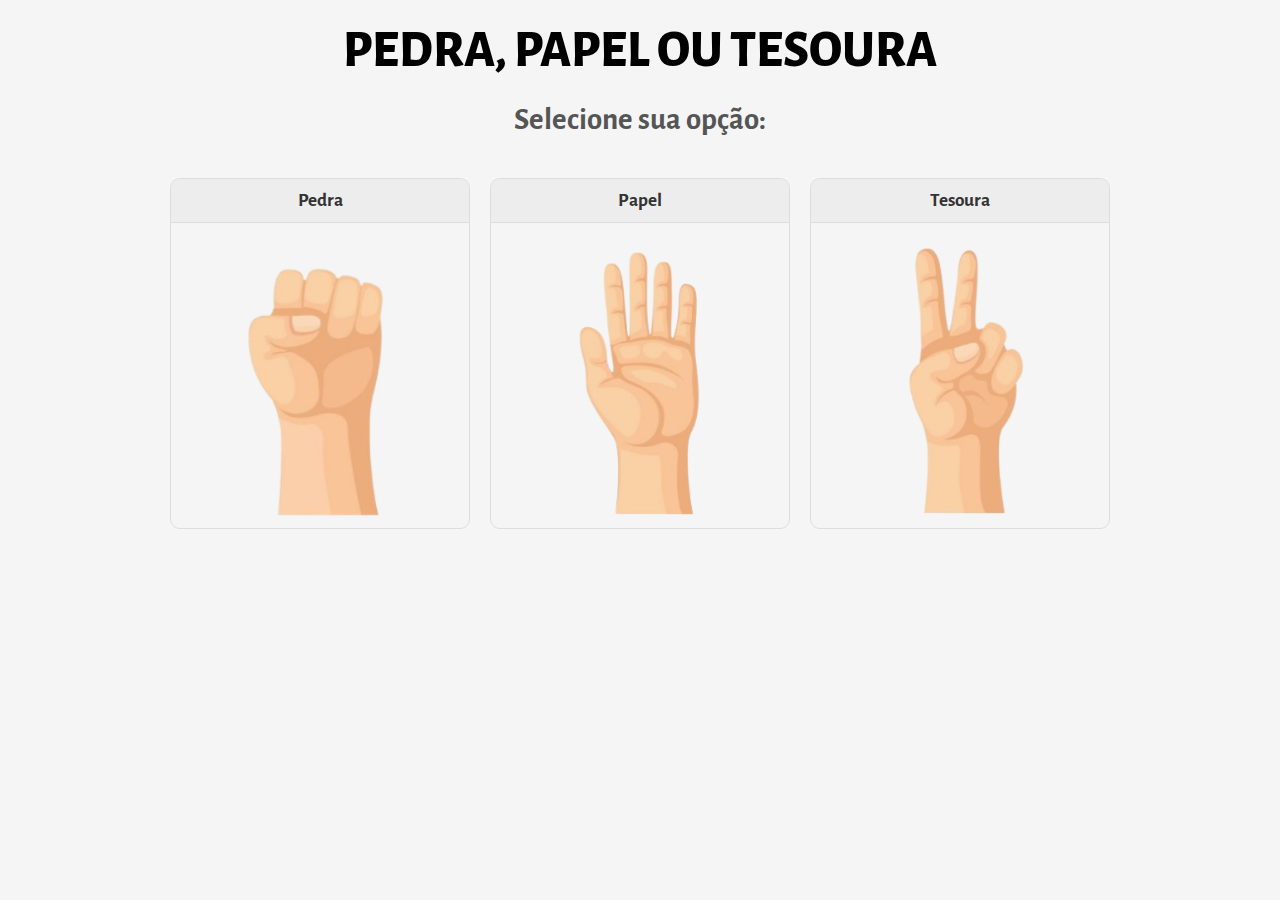
<file: index.html>
<!DOCTYPE html>
<html lang="pt-br">

<head>
    <meta charset="UTF-8">
    <meta name="viewport" content="width=device-width, initial-scale=1.0">
    <link rel="preconnect" href="https://fonts.googleapis.com">
    <link rel="preconnect" href="https://fonts.gstatic.com" crossorigin>
    <link
        href="https://fonts.googleapis.com/css2?family=Alegreya+Sans:ital,wght@0,100;0,300;0,400;0,500;0,700;0,800;0,900;1,100;1,300;1,400;1,500;1,700;1,800;1,900&display=swap"
        rel="stylesheet">
    <link rel="stylesheet" href="style.css">
    <title>Pedra, papel ou tesoura</title>
</head>

<body>
    <h1> PEDRA, PAPEL OU TESOURA</h1>
    <h3> Selecione sua opção:</h3>

<main class="container">
    <div class="container-rock">
        <div class="text-rock">
            <p>Pedra</p> 
        </div>
        
        <div class="button-rock-div">
            <button class="button-rock">
                <img src="./img/rock.png" alt="Image Pedra" />
            </button>
        </div>
    </div>

    <div class="container-paper">
        <div class="text-paper">
            <p>Papel</p>
        </div>

        <div class="button-paper-div">
            <button class="button-paper">
                <img src="./img/paper.png" alt="Image Papel" />
            </button>
        </div>
    </div>

    <div class="container-scissors">
        <div class="text-scissors">
            <p>Tesoura</p>
        </div>

        <div class="button-scissors-div">
            <button class="button-scissors">
                <img src="./img/scissors.png" alt="Image Tesoura" />
            </button>
        </div>
        
    </div>
</main>

</body>
<script src="script.js"></script>

</html>
</file>
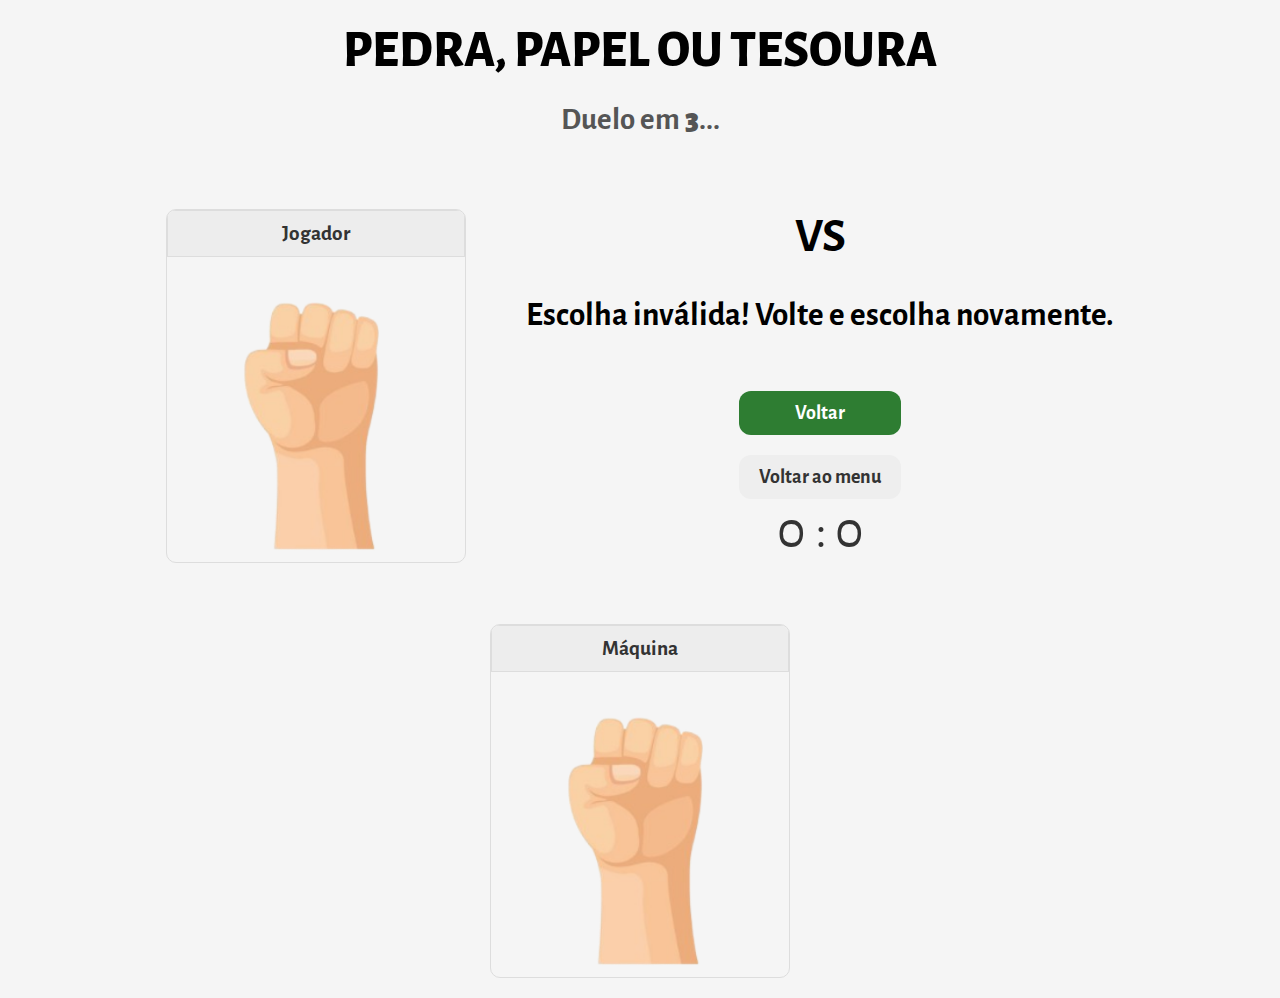
<file: battle.html>
<!DOCTYPE html>
<html lang="pt-br">
<head>
    <meta charset="UTF-8">
    <meta name="viewport" content="width=device-width, initial-scale=1.0">
    <link rel="preconnect" href="https://fonts.googleapis.com">
    <link rel="preconnect" href="https://fonts.gstatic.com" crossorigin>
    <link
        href="https://fonts.googleapis.com/css2?family=Alegreya+Sans:ital,wght@0,100;0,300;0,400;0,500;0,700;0,800;0,900;1,100;1,300;1,400;1,500;1,700;1,800;1,900&display=swap"
        rel="stylesheet">
    <link rel="stylesheet" href="battle.css">
    <title>Duelo - Jogador vs Maquina</title>
</head>

<body>
    <main class="container">
        <h1>PEDRA, PAPEL OU TESOURA</h1>
        <div class="countdown" id="countdown">Duelo em <strong id="seconds">3</strong>...</div>

        <div class="arena">
            <div class="side-player">
                <h2>Jogador</h2>
                <img id="player-img" class="choice-img" src="./img/rock.png" alt="Escolha do jogador">
            </div>

            <div class="vs">
                <h4>VS</h4>
                <div id="result" class="result result-hidden"></div>

                <div class="buttons">
                    <button id="play-again">Jogar de novo</button>
                    <button id="back-home">Voltar ao menu</button>
                </div>
                <div class="label" id="player-label">0<span class="label" id="machine-label">:0</span></div>
            </div>

            <div class="side-machine">
                <h2>Máquina</h2>
                <img id="machine-img" class="choice-img" src="./img/rock.png" alt="Máquina">
            </div>
        </div>

    </main>

<script src="battle.js"></script>
</body>
</html>
</file>
<file: style.css>
* {
    margin: 0;
    padding: 0;
    box-sizing: border-box;
    font-family: "Alegreya Sans", sans-serif;
}

body {
    background: rgba(0, 0, 0, .04);
    display: flex;
    flex-direction: column;
    align-items: center;
    justify-content: flex-start;
    min-height: 100vh;
    text-align: center;
    padding: 20px;
}

h1 {
    margin-bottom: 20px;
    color: #000;
    font-size: 4vw; /* relativo à tela */
    font-weight: 800;
}

h3 {
    margin-bottom: 40px;
    color: #555;
    font-size: 2.4vw; /* relativo */
    font-weight: 600;
}

.container {
    display: flex;
    flex-wrap: wrap; /* quebra em telas menores */
    justify-content: center;
    gap: 20px;
    width: 100%;
    max-width: 1200px;
}

.container-rock,
.container-paper,
.container-scissors {
    cursor: pointer;
    transition: transform 0.3s ease;
    border: 1px solid #ddd;
    width: 100%;
    max-width: 300px; /* controla no desktop */
    flex: 1 1 250px;  /* flexível */
    border-radius: 10px;
    overflow: hidden;
}

.container-rock:hover,
.container-paper:hover,
.container-scissors:hover {
    transform: scale(1.05); 
    box-shadow: 0 4px 8px rgba(0, 0, 0, 0.2);
}

.text-rock,
.text-paper,
.text-scissors {
    display: flex;
    align-items: center;
    justify-content: center;
    background: rgba(0, 0, 0, .03);
    border-bottom: 1px solid #ddd;
    font-size: 1.2rem;
    font-weight: bold;
    color: #333;
    padding: 10px;
}

.container-rock button,
.container-paper button,
.container-scissors button {
    background: none;
    border: none;
    cursor: pointer;
    width: 100%;
}

.container-rock img,
.container-paper img,
.container-scissors img {
    width: 100%;   /* adapta ao container */
    height: auto;  /* mantém proporção */
    max-height: 300px; 
    object-fit: contain;
}

/* Media query para telas até 829px */
@media (max-width: 829px) {
    .container {
        flex-direction: column; /* empilha os cards */
        align-items: center;
        gap: 25px;
    }

    .container-rock,
    .container-paper,
    .container-scissors {
        max-width: 80%;   /* ocupa boa parte da tela */
        flex: 1 1 auto;
    }

    .container-rock img,
    .container-paper img,
    .container-scissors img {
        width: 100%;      /* preenche todo o container */
        height: auto;     /* mantém proporção */
        max-height: 250px;
    }
}

/* MEDIA QUERIES */
@media (max-width: 768px) {
    h1 {
        font-size: 9vw;
    }
    h3 {
        font-size: 6vw;
    }
    .container {
        gap: 15px;
    }
    .container-rock,
    .container-paper,
    .container-scissors {
        max-width: 200px;
    }
    .container-rock img,
    .container-paper img,
    .container-scissors img {
        max-height: 220px;
    }
}

@media (max-width: 480px) {
    h1 {
        font-size: 10vw;
    }
    h3 {
        font-size: 7vw;
    }
    .container-rock,
    .container-paper,
    .container-scissors {
        max-width: 100%; /* ocupa largura toda */
    }
}
</file>
<file: battle.css>
* {
  margin: 0;
  padding: 0;
  box-sizing: border-box;
  font-family: "Alegreya Sans", sans-serif;
} /* Corpo da página */

body {
    background: rgba(0, 0, 0, 0.04);
    display: flex;
    flex-direction: column;
    align-items: center;
    justify-content: flex-start; /* de flex-start ao invés de center */
    width: 100%;
    min-height: 100vh;           /* permite que cresça se necessário */
    text-align: center;
    padding: 20px;
}

.container {
  display: flex;
  flex-direction: column;
  align-items: center;
  justify-content: flex-start;
}

.container h1 {
  margin-bottom: 20px;
  color: #000;
  font-size: 4vw;
  font-weight: 800;
}

.countdown {
  margin-bottom: 70px;
  color: #555;
  font-size: 2.4vw;
  font-weight: 600;
}

.arena {
  display: flex;
  flex-wrap: wrap; /* quebra em telas menores */
  justify-content: center;
  align-items: center;
  gap: 60px;
}

.side-player,
.side-machine {
  border: 1px solid #ddd;
  width: 300px;
  border-radius: 10px;
  overflow: hidden;
}

.side-player h2,
.side-machine h2 {
  display: flex;
  align-items: center;
  justify-content: center;
  background: rgba(0, 0, 0, 0.03);
  border: 1px solid #ddd;
  font-size: 1.33rem;
  font-weight: bold;
  color: #333;
  padding: 10px;
  margin: 0;
}

.choice-img {
    width: 100%;   /* adapta ao container */
    height: auto;  /* mantém proporção */
    max-height: 300px; 
    object-fit: contain;
} 

.vs {
  display: flex;
  flex-direction: column;
  align-items: center;
  justify-content: center;
  font-size: 48px;
} 

/* Resultado */
.result {
  margin: 30px 0 30px;
  font-size: 33px;
  font-weight: 700;
  display: inline-block;
  transition: all 0.3s ease;
}

/* Resultado com cores específicas */
.result.win {
  color: #037a2f;
}

.result.lose {
  color: #c82131;
}

.result.tie {
  color: #333;
} 

/* Esconder elementos */
.result-hidden {
  display: none;
}

/* Botões */
.buttons {
  margin-top: 25px;
  display: flex;
  flex-direction: column;
  gap: 20px;
  justify-content: center;
  display: none;
}

button {
  padding: 10px 20px;
  border-radius: 12px;
  border: none;
  cursor: pointer;
  font-weight: 700;
  font-size: 20px;
  transition: all 0.3s ease;
}

#play-again {
  background: #2e7d32;
  color: #fff;
}

#play-again:hover {
  background: #1c4d1c;
}

#play-again:active {
  transform: scale(1.02);
  opacity: 0.8;
}

#back-home {
  background: #eee;
  color: #333;
}

#back-home:hover {
  background: #ccc;
}

#back-home:active {
  transform: scale(1.02);
  opacity: 0.8;
}

.label {
  display: flex;
  align-items: center;
  justify-content: center;
  font-size: 3.38rem;
  font-weight: 400;
  color: #333;
  margin: 0;
  gap: 8px
}

/* Media query para telas até 920px */

@media (max-width: 931px) {
    .arena {
        flex-direction: column; /* empilha */
        align-items: center;
        gap: 25px;
    }

    .side-player,
    .side-machine {
        width: 350px;       /* largura desejada */
        max-width: 90%;     /* reduz proporcionalmente em telas menores */
        height: auto;
    }

    .choice-img {
        width: 100%;        /* preenche todo o container */
        height: auto;       /* mantém proporção */
        max-height: 350px;  /* opcional: não cresce demais */
        object-fit: contain;
    }

    .vs {
        font-size: 2rem; /* reduz o tamanho para se ajustar à coluna */
        margin: 15px 0;
        align-items: center;
        justify-content: center;
    }

    .label {
        font-size: 2.5rem; /* reduz tamanho do placar */
    }

    .buttons {
        width: 80%;       /* botões centralizados e responsivos */
        max-width: 250px;
    }
}

@media (max-width: 370px) {
    .side-player,
    .side-machine {
        width: 90%;       /* container encolhe junto com a tela */
        max-width: 350px; /* limite máximo */
    }

    .choice-img {
        width: 100%;      /* imagem sempre preenche o container */
        height: auto;     /* mantém proporção */
        max-height: none; /* remove limite de altura */
    }

    .vs {
        font-size: 1.5rem; /* ajusta VS para caber */
    }

    .label {
        font-size: 2rem;   /* reduz placar para caber */
    }
}
</file>
